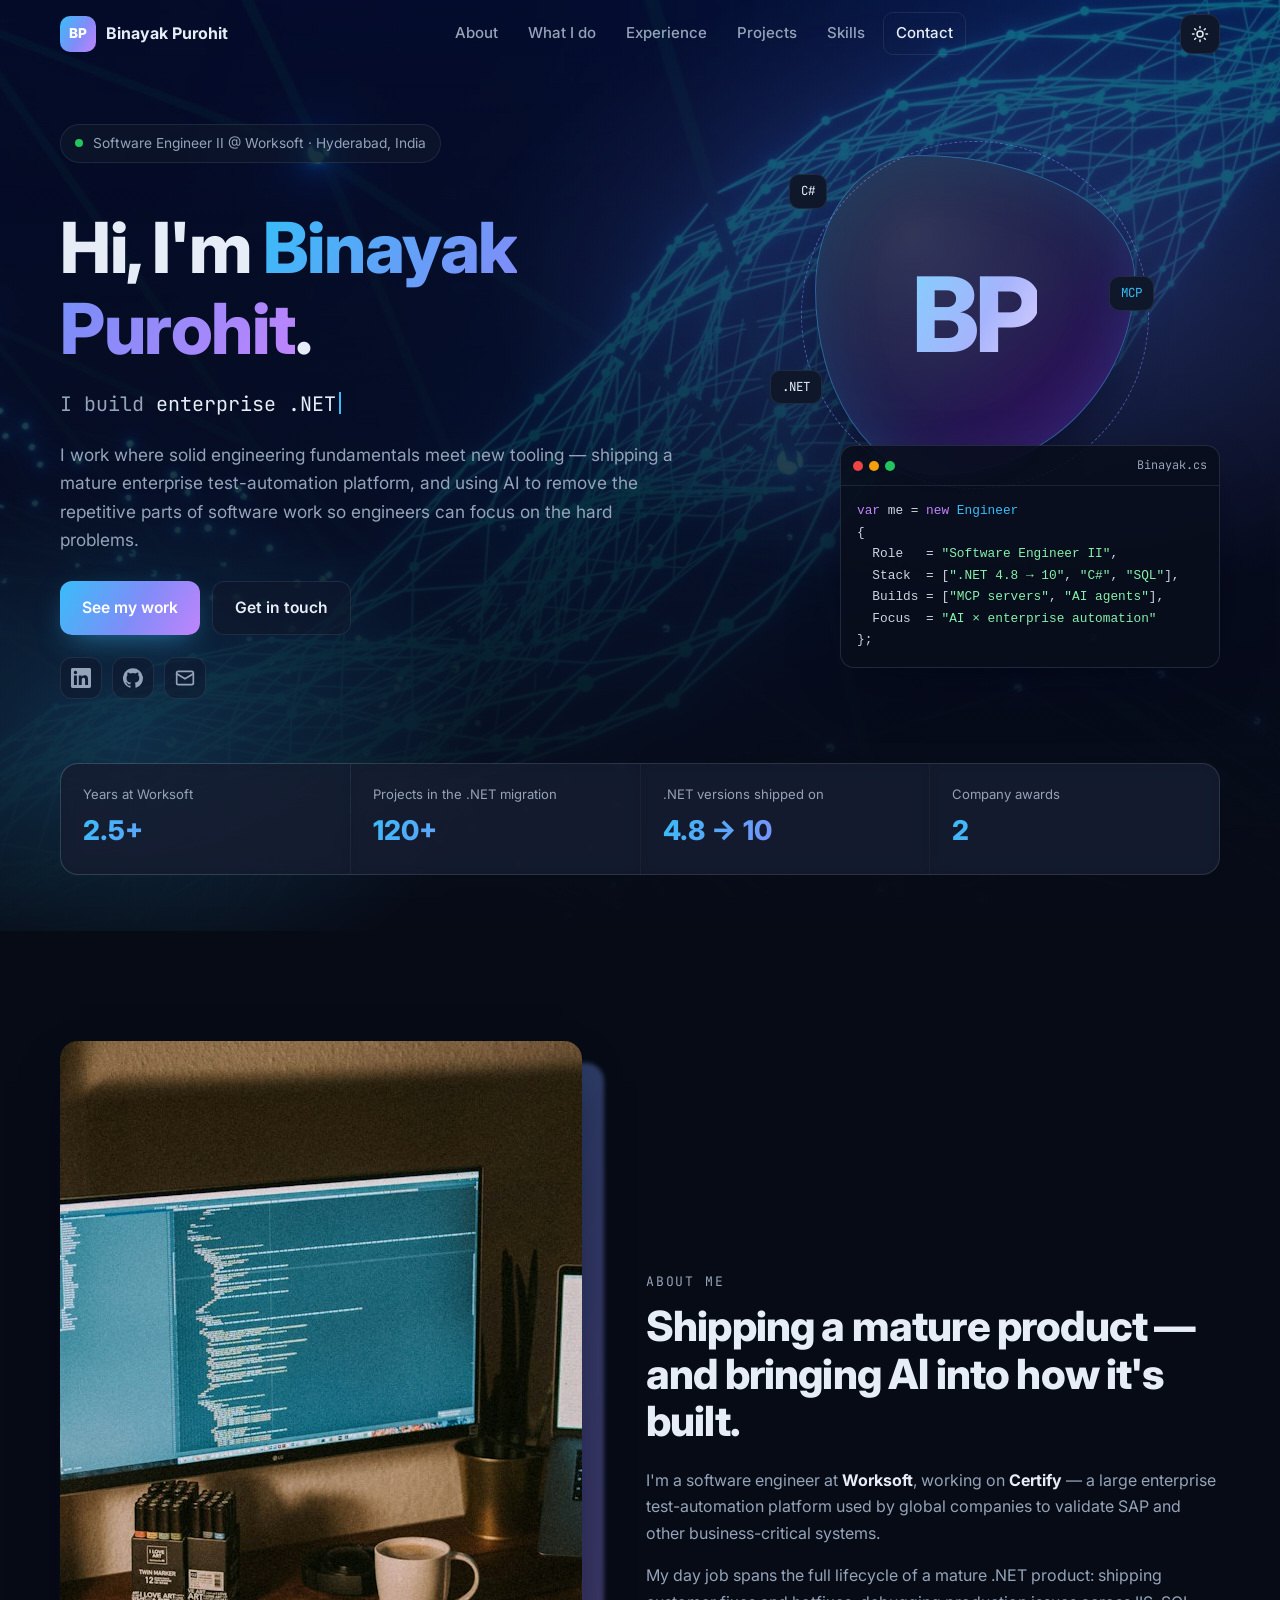
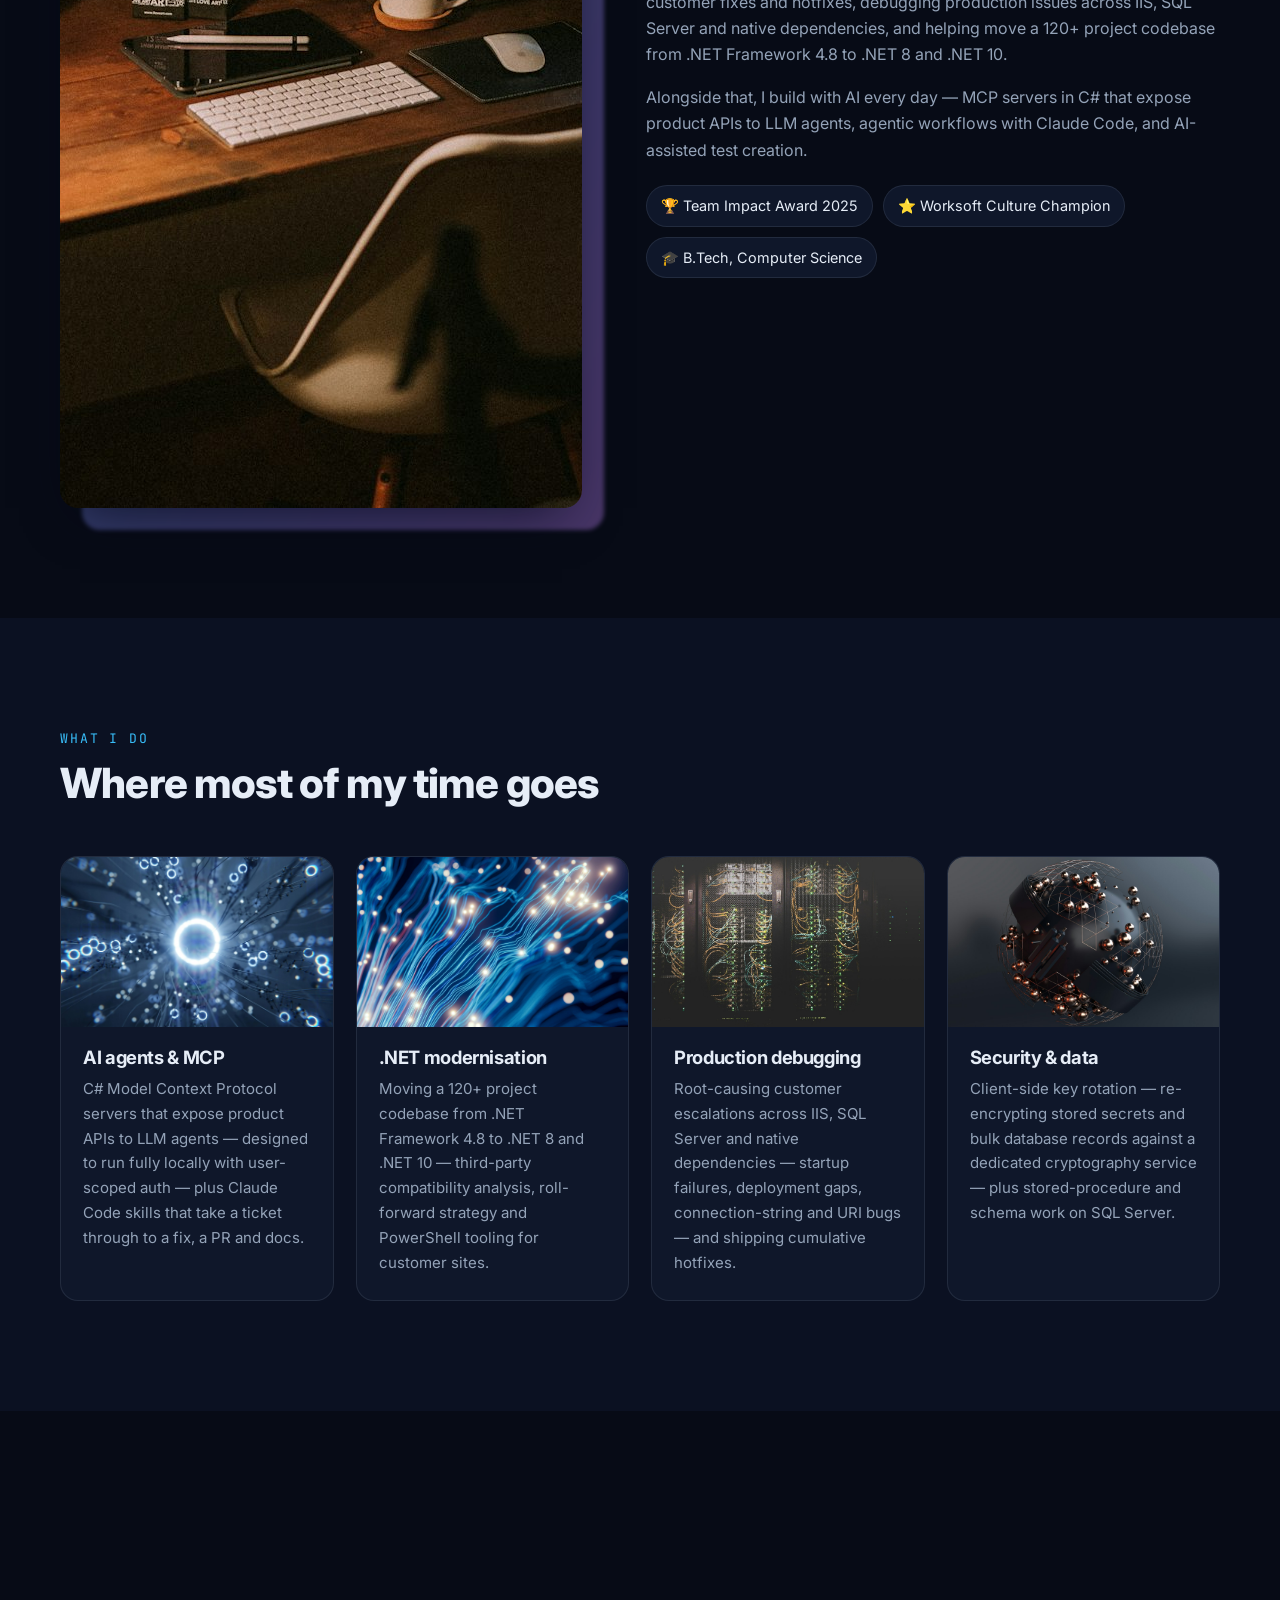
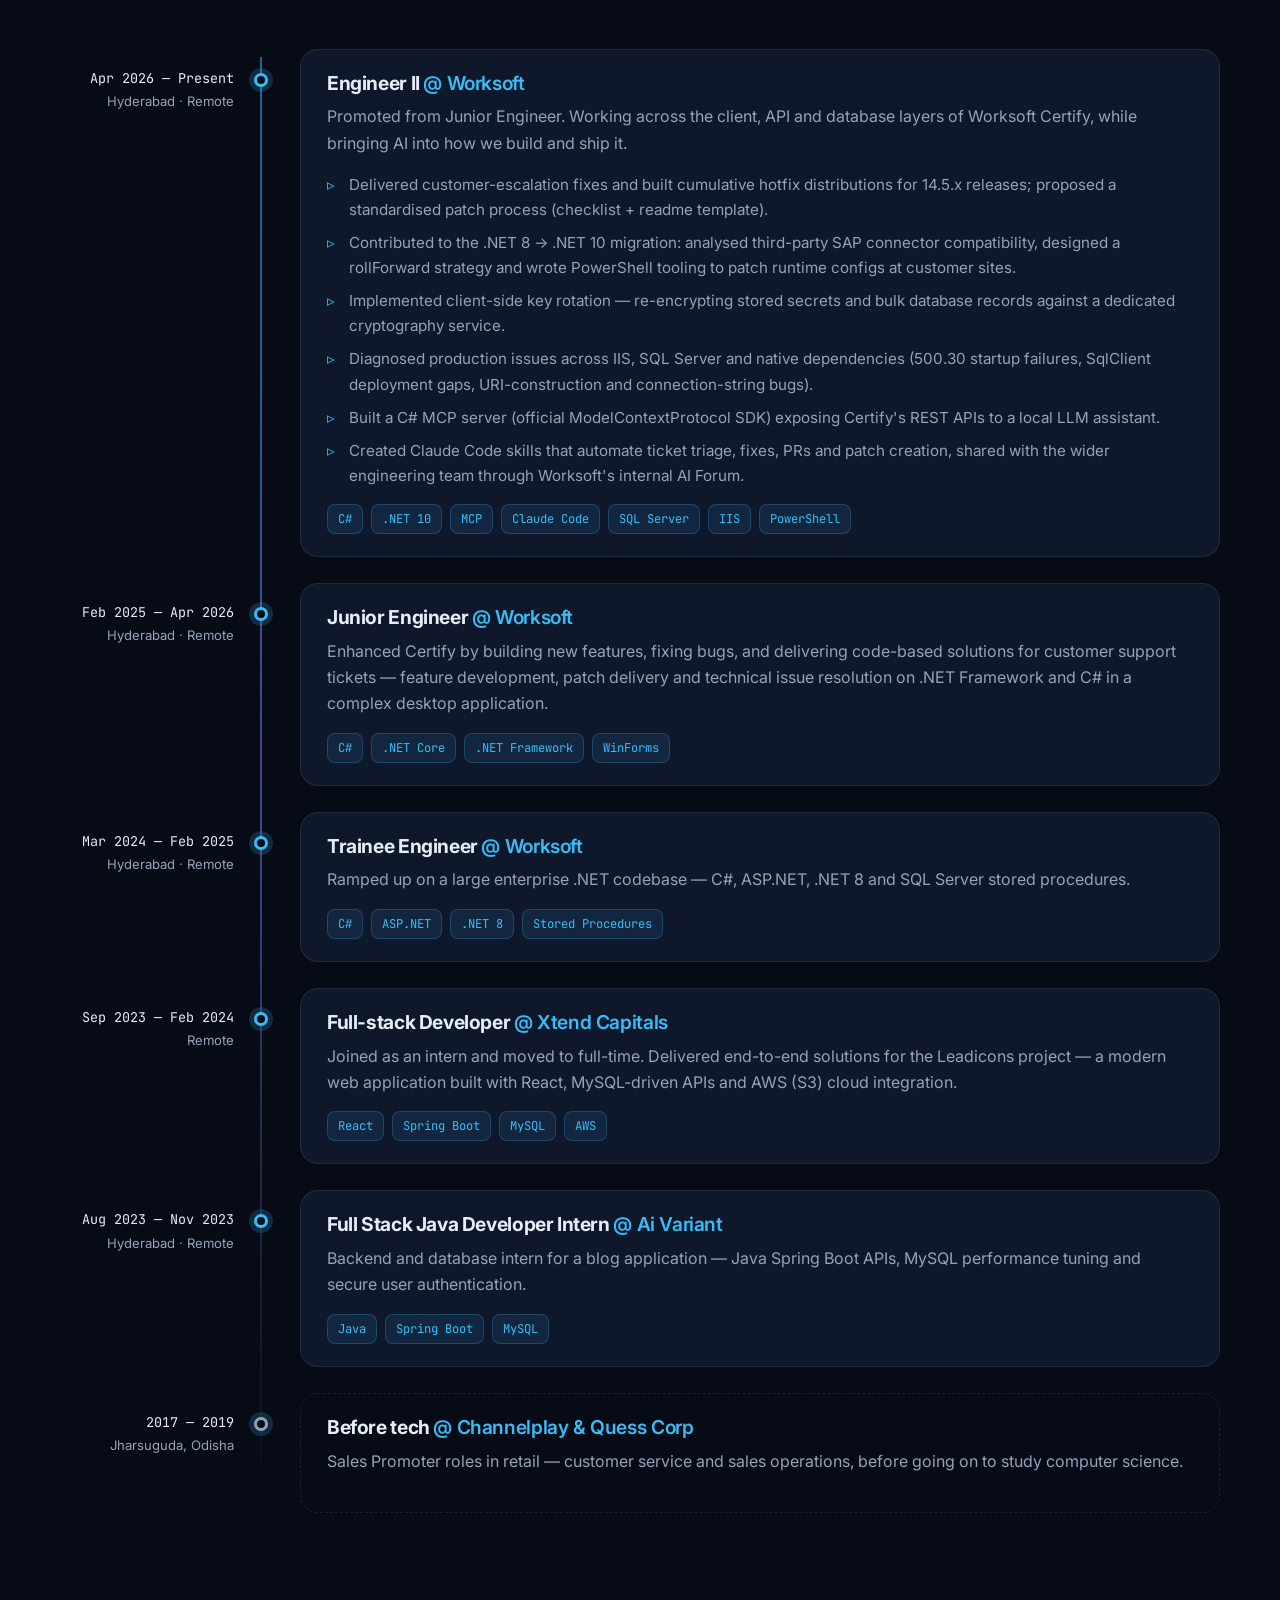
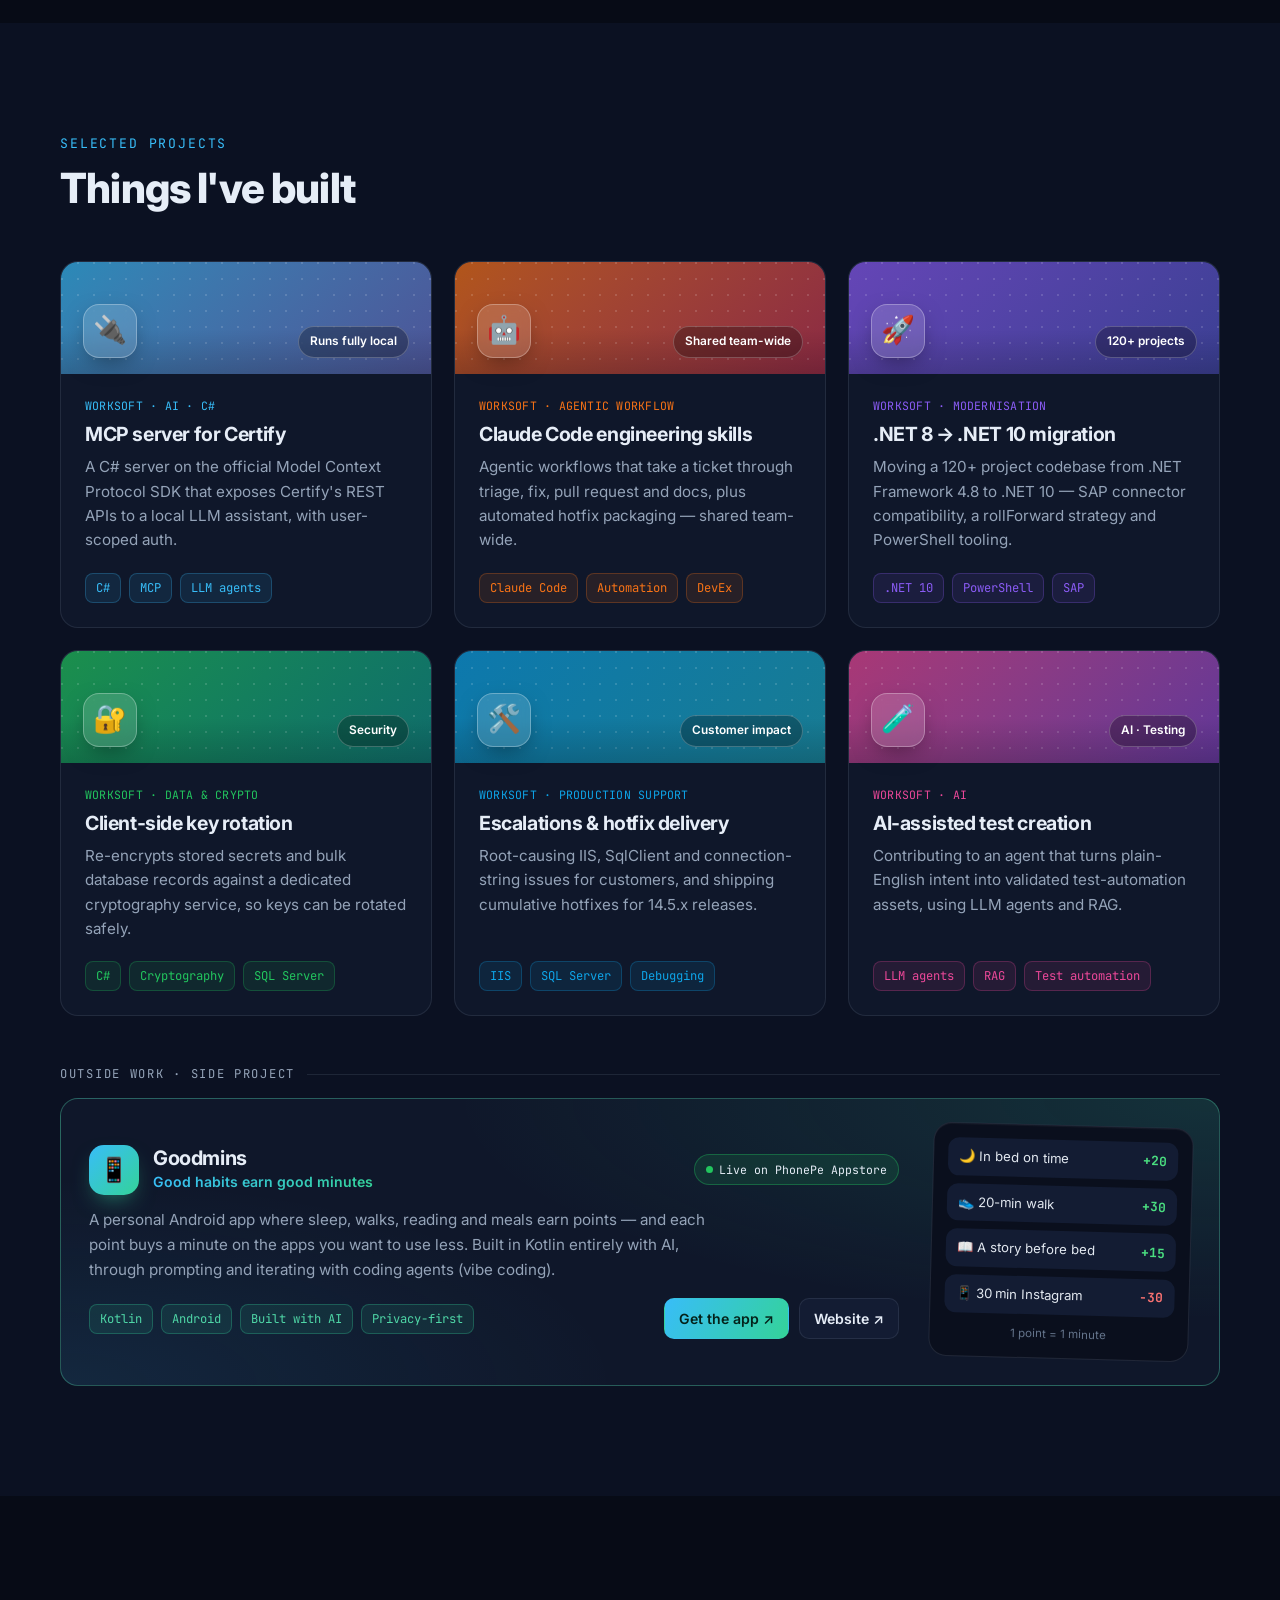
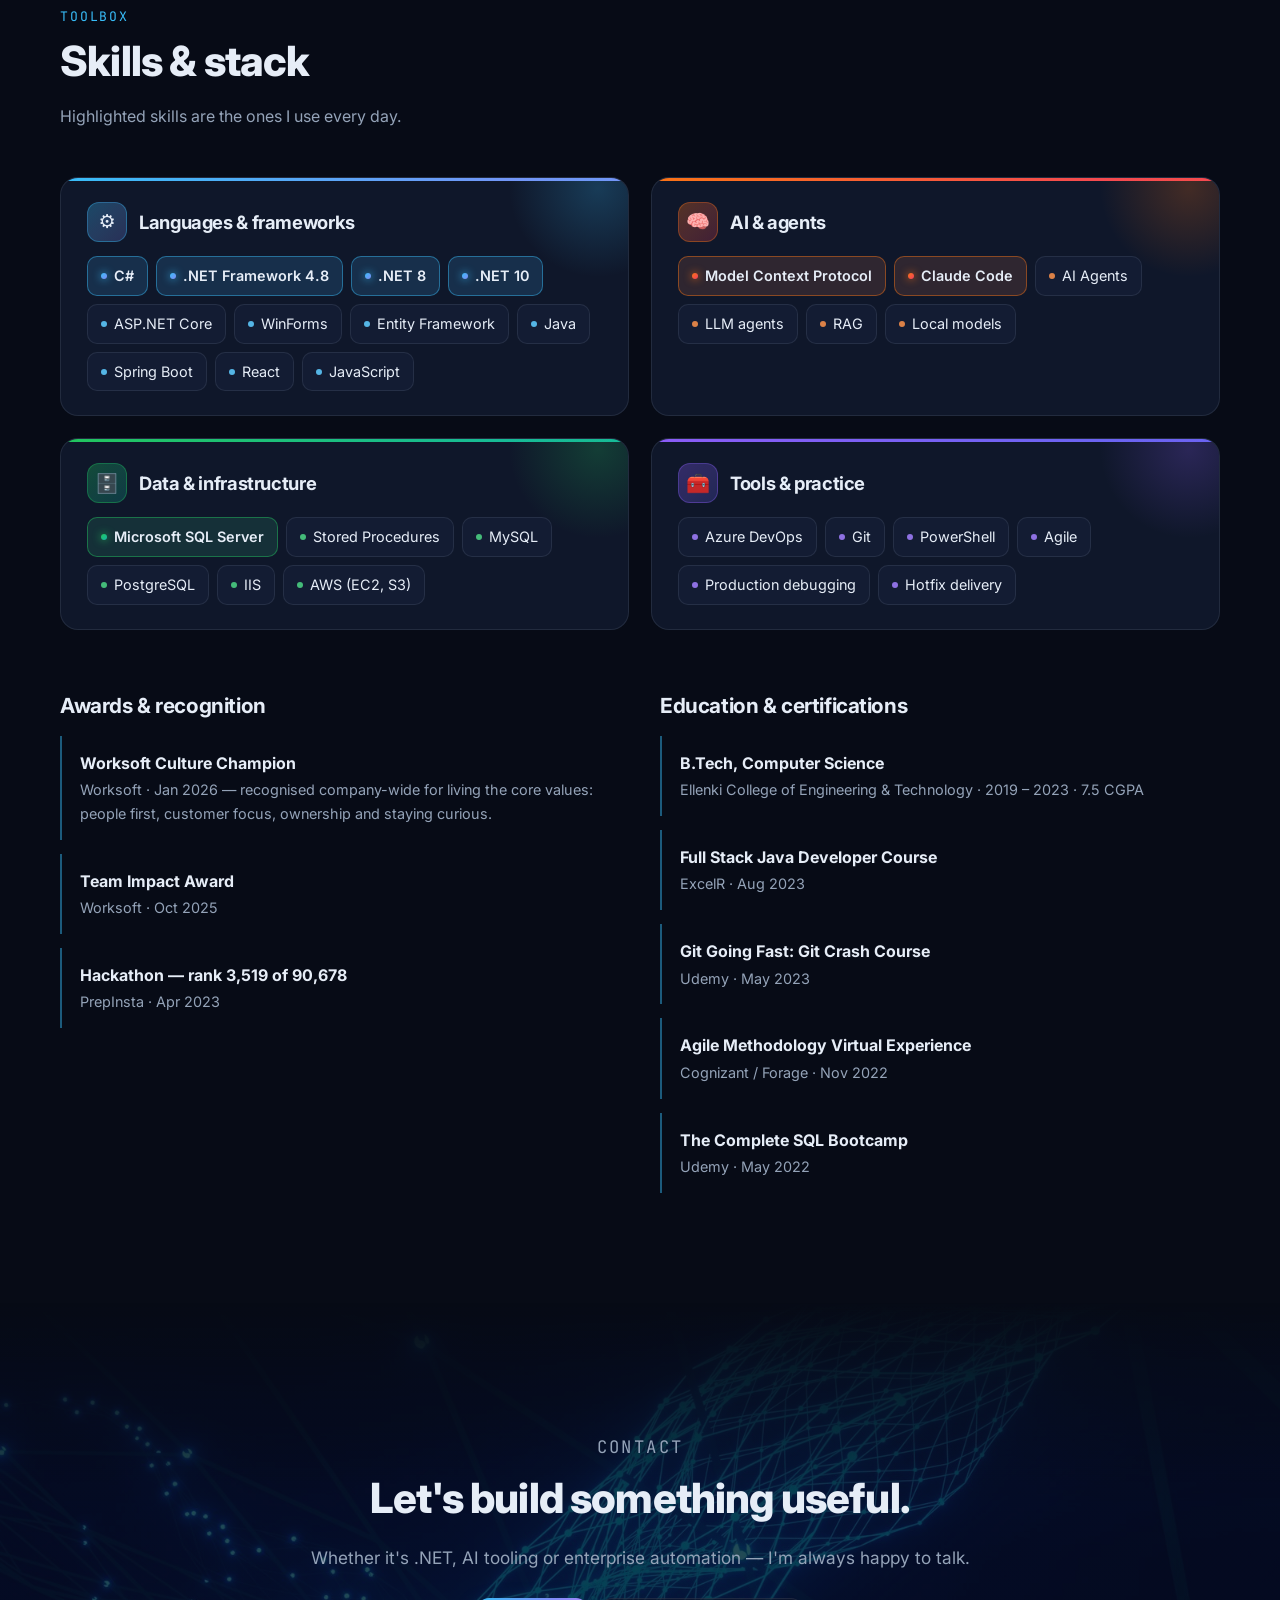
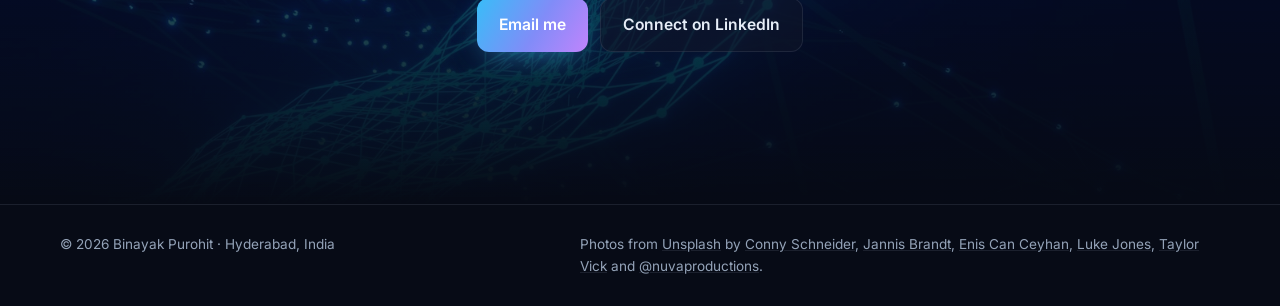
<file: index.html>
<!DOCTYPE html>
<html lang="en">
<head>
  <meta charset="utf-8">
  <meta name="viewport" content="width=device-width, initial-scale=1">
  <title>Binayak Purohit · Software Engineer</title>
  <meta name="description" content="Binayak Purohit — Software Engineer II at Worksoft. .NET (4.8 → 10), C#, AI agents and Model Context Protocol. Building AI into enterprise automation.">
  <meta name="theme-color" content="#070b16">
  <meta name="google-site-verification" content="hqnTCLdIvUIhX-21rxp1dbKADxFzVErIx6A2fZSbDo8" />
  <meta property="og:title" content="Binayak Purohit · Software Engineer">
  <meta property="og:description" content=".NET · C# · AI Agents & MCP — building AI into enterprise automation.">
  <meta property="og:image" content="https://binayakpurohit.github.io/assets/img/hero-network.jpg">
  <meta property="og:url" content="https://binayakpurohit.github.io/">
  <meta name="twitter:card" content="summary_large_image">
  <link rel="icon" href="data:image/svg+xml,<svg xmlns='http://www.w3.org/2000/svg' viewBox='0 0 64 64'><rect width='64' height='64' rx='14' fill='%23070b16'/><text x='32' y='42' font-family='Arial' font-weight='700' font-size='26' text-anchor='middle' fill='%2338bdf8'>BP</text></svg>">
  <link rel="preconnect" href="https://fonts.googleapis.com">
  <link rel="preconnect" href="https://fonts.gstatic.com" crossorigin>
  <link href="https://fonts.googleapis.com/css2?family=Inter:wght@400;500;600;700;800&family=JetBrains+Mono:wght@400;500&display=swap" rel="stylesheet">
  <link rel="stylesheet" href="assets/css/styles.css?v=20261117d">
  <script>try{var t=localStorage.getItem('theme');if(t)document.documentElement.dataset.theme=t;}catch(e){}</script>
</head>
<body>
  <a class="skip" href="#main">Skip to content</a>

  <header class="nav" id="nav">
    <div class="container nav__inner">
      <a href="#top" class="nav__brand" aria-label="Home"><span class="nav__logo">BP</span><span>Binayak Purohit</span></a>
      <nav class="nav__links" id="navLinks" aria-label="Primary">
        <a href="#about">About</a>
        <a href="#work">What I do</a>
        <a href="#experience">Experience</a>
        <a href="#projects">Projects</a>
        <a href="#skills">Skills</a>
        <a href="#contact" class="nav__cta">Contact</a>
      </nav>
      <div class="nav__actions">
        <button class="icon-btn" id="themeToggle" aria-label="Toggle colour theme">
          <svg class="i-sun" viewBox="0 0 24 24" width="18" height="18" fill="none" stroke="currentColor" stroke-width="2" stroke-linecap="round"><circle cx="12" cy="12" r="4"/><path d="M12 2v2M12 20v2M4.9 4.9l1.4 1.4M17.7 17.7l1.4 1.4M2 12h2M20 12h2M4.9 19.1l1.4-1.4M17.7 6.3l1.4-1.4"/></svg>
          <svg class="i-moon" viewBox="0 0 24 24" width="18" height="18" fill="none" stroke="currentColor" stroke-width="2" stroke-linecap="round"><path d="M21 12.8A9 9 0 1 1 11.2 3a7 7 0 0 0 9.8 9.8z"/></svg>
        </button>
        <button class="icon-btn nav__burger" id="burger" aria-label="Open menu" aria-expanded="false" aria-controls="navLinks">
          <span></span><span></span><span></span>
        </button>
      </div>
    </div>
  </header>

  <main id="main">
    <!-- HERO -->
    <section class="hero" id="top">
      <div class="hero__bg" aria-hidden="true"></div>
      <div class="container hero__inner">
        <div class="hero__text rise">
          <p class="eyebrow"><span class="dot"></span> Software Engineer II @ Worksoft · Hyderabad, India</p>
          <h1>Hi, I'm <span class="grad">Binayak Purohit</span>.</h1>
          <p class="hero__role">I build <span class="typed" id="typed">enterprise .NET software</span><span class="caret" aria-hidden="true"></span></p>
          <p class="hero__lead">I work where solid engineering fundamentals meet new tooling — shipping a mature enterprise test-automation platform, and using AI to remove the repetitive parts of software work so engineers can focus on the hard problems.</p>
          <div class="hero__cta">
            <a href="#projects" class="btn btn--primary">See my work</a>
            <a href="#contact" class="btn btn--ghost">Get in touch</a>
          </div>
          <ul class="socials" aria-label="Social links">
            <li><a href="https://www.linkedin.com/in/binayak-purohit/" target="_blank" rel="noopener" aria-label="LinkedIn"><svg viewBox="0 0 24 24" width="20" height="20" fill="currentColor"><path d="M20.45 20.45h-3.55v-5.57c0-1.33-.03-3.04-1.85-3.04-1.85 0-2.14 1.45-2.14 2.94v5.67H9.36V9h3.41v1.56h.05c.48-.9 1.64-1.85 3.37-1.85 3.6 0 4.27 2.37 4.27 5.46v6.28zM5.34 7.43a2.06 2.06 0 1 1 0-4.12 2.06 2.06 0 0 1 0 4.12zM7.12 20.45H3.56V9h3.56v11.45zM22.22 0H1.77C.79 0 0 .77 0 1.73v20.54C0 23.23.79 24 1.77 24h20.45c.98 0 1.78-.77 1.78-1.73V1.73C24 .77 23.2 0 22.22 0z"/></svg></a></li>
            <li><a href="https://github.com/binayakpurohit" target="_blank" rel="noopener" aria-label="GitHub"><svg viewBox="0 0 24 24" width="20" height="20" fill="currentColor"><path d="M12 .3a12 12 0 0 0-3.8 23.4c.6.1.8-.3.8-.6v-2c-3.3.7-4-1.6-4-1.6-.6-1.4-1.4-1.8-1.4-1.8-1-.7.1-.7.1-.7 1.2.1 1.8 1.2 1.8 1.2 1 1.8 2.8 1.3 3.5 1 0-.8.4-1.3.7-1.6-2.7-.3-5.5-1.3-5.5-6 0-1.2.5-2.3 1.3-3.1-.2-.4-.6-1.6 0-3.2 0 0 1-.3 3.4 1.2a11.5 11.5 0 0 1 6 0c2.3-1.5 3.3-1.2 3.3-1.2.6 1.6.2 2.8 0 3.2.9.8 1.3 1.9 1.3 3.2 0 4.6-2.8 5.6-5.5 5.9.5.4.9 1 .9 2.2v3.3c0 .3.1.7.8.6A12 12 0 0 0 12 .3"/></svg></a></li>
            <li><a href="mailto:binayakpurohit007@gmail.com" aria-label="Email"><svg viewBox="0 0 24 24" width="20" height="20" fill="none" stroke="currentColor" stroke-width="2" stroke-linecap="round" stroke-linejoin="round"><rect x="2" y="4" width="20" height="16" rx="2"/><path d="m22 7-10 6L2 7"/></svg></a></li>
          </ul>
        </div>

        <div class="hero__visual rise rise--d1">
          <div class="portrait" aria-hidden="true">
            <div class="monogram"><span>BP</span></div>
            <span class="portrait__ring"></span>
            <span class="orbit orbit--1">C#</span>
            <span class="orbit orbit--2">MCP</span>
            <span class="orbit orbit--3">.NET</span>
          </div>
          <div class="terminal" aria-hidden="true">
            <div class="terminal__bar"><span></span><span></span><span></span><em>Binayak.cs</em></div>
<pre><code><span class="k">var</span> me = <span class="k">new</span> <span class="t">Engineer</span>
{
  Role   = <span class="s">"Software Engineer II"</span>,
  Stack  = [<span class="s">".NET 4.8 → 10"</span>, <span class="s">"C#"</span>, <span class="s">"SQL"</span>],
  Builds = [<span class="s">"MCP servers"</span>, <span class="s">"AI agents"</span>],
  Focus  = <span class="s">"AI × enterprise automation"</span>
};</code></pre>
          </div>
        </div>
      </div>

      <div class="container">
        <dl class="stats rise rise--d2">
          <div><dt>Years at Worksoft</dt><dd><span data-count="2.5" data-decimals="1">2.5</span>+</dd></div>
          <div><dt>Projects in the .NET migration</dt><dd><span data-count="120">120</span>+</dd></div>
          <div><dt>.NET versions shipped on</dt><dd>4.8 → 10</dd></div>
          <div><dt>Company awards</dt><dd><span data-count="2">2</span></dd></div>
        </dl>
      </div>
    </section>

    <!-- ABOUT -->
    <section class="section" id="about">
      <div class="container about">
        <figure class="about__media reveal">
          <img src="assets/img/about-workspace.jpg" alt="Developer desk at night with two monitors, a laptop and a desk lamp" loading="lazy" width="1600" height="1067">
        </figure>
        <div class="about__text reveal">
          <p class="kicker">About me</p>
          <h2>Shipping a mature product — and bringing AI into how it's built.</h2>
          <p>I'm a software engineer at <strong>Worksoft</strong>, working on <strong>Certify</strong> — a large enterprise test-automation platform used by global companies to validate SAP and other business-critical systems.</p>
          <p>My day job spans the full lifecycle of a mature .NET product: shipping customer fixes and hotfixes, debugging production issues across IIS, SQL Server and native dependencies, and helping move a 120+ project codebase from .NET Framework 4.8 to .NET 8 and .NET 10.</p>
          <p>Alongside that, I build with AI every day — MCP servers in C# that expose product APIs to LLM agents, agentic workflows with Claude Code, and AI-assisted test creation.</p>
          <ul class="chips">
            <li>🏆 Team Impact Award 2025</li>
            <li>⭐ Worksoft Culture Champion</li>
            <li>🎓 B.Tech, Computer Science</li>
          </ul>
        </div>
      </div>
    </section>

    <!-- WHAT I DO -->
    <section class="section section--alt" id="work">
      <div class="container">
        <header class="section__head reveal">
          <p class="kicker">What I do</p>
          <h2>Where most of my time goes</h2>
        </header>
        <div class="cards">
          <article class="card reveal">
            <div class="card__img"><img src="assets/img/ai-core.jpg" alt="Abstract glowing network core" loading="lazy"></div>
            <div class="card__body">
              <h3>AI agents &amp; MCP</h3>
              <p>C# Model Context Protocol servers that expose product APIs to LLM agents — designed to run fully locally with user-scoped auth — plus Claude Code skills that take a ticket through to a fix, a PR and docs.</p>
            </div>
          </article>
          <article class="card reveal">
            <div class="card__img"><img src="assets/img/dotnet-circuit.jpg" alt="Close-up of a circuit board" loading="lazy"></div>
            <div class="card__body">
              <h3>.NET modernisation</h3>
              <p>Moving a 120+ project codebase from .NET Framework 4.8 to .NET 8 and .NET 10 — third-party compatibility analysis, roll-forward strategy and PowerShell tooling for customer sites.</p>
            </div>
          </article>
          <article class="card reveal">
            <div class="card__img"><img src="assets/img/infra-cables.jpg" alt="Network cables plugged into a server switch" loading="lazy"></div>
            <div class="card__body">
              <h3>Production debugging</h3>
              <p>Root-causing customer escalations across IIS, SQL Server and native dependencies — startup failures, deployment gaps, connection-string and URI bugs — and shipping cumulative hotfixes.</p>
            </div>
          </article>
          <article class="card reveal">
            <div class="card__img"><img src="assets/img/crypto-sphere.jpg" alt="Dark sphere wrapped in a copper wireframe" loading="lazy"></div>
            <div class="card__body">
              <h3>Security &amp; data</h3>
              <p>Client-side key rotation — re-encrypting stored secrets and bulk database records against a dedicated cryptography service — plus stored-procedure and schema work on SQL Server.</p>
            </div>
          </article>
        </div>
      </div>
    </section>

    <!-- EXPERIENCE -->
    <section class="section" id="experience">
      <div class="container">
        <header class="section__head reveal">
          <p class="kicker">Experience</p>
          <h2>Where I've worked</h2>
        </header>

        <ol class="timeline">
          <li class="tl reveal">
            <div class="tl__meta"><span class="tl__date">Apr 2026 — Present</span><span class="tl__place">Hyderabad · Remote</span></div>
            <div class="tl__card">
              <h3>Engineer II <span class="at">@ Worksoft</span></h3>
              <p class="tl__sub">Promoted from Junior Engineer. Working across the client, API and database layers of Worksoft Certify, while bringing AI into how we build and ship it.</p>
              <ul class="bullets">
                <li>Delivered customer-escalation fixes and built cumulative hotfix distributions for 14.5.x releases; proposed a standardised patch process (checklist + readme template).</li>
                <li>Contributed to the .NET 8 → .NET 10 migration: analysed third-party SAP connector compatibility, designed a rollForward strategy and wrote PowerShell tooling to patch runtime configs at customer sites.</li>
                <li>Implemented client-side key rotation — re-encrypting stored secrets and bulk database records against a dedicated cryptography service.</li>
                <li>Diagnosed production issues across IIS, SQL Server and native dependencies (500.30 startup failures, SqlClient deployment gaps, URI-construction and connection-string bugs).</li>
                <li>Built a C# MCP server (official ModelContextProtocol SDK) exposing Certify's REST APIs to a local LLM assistant.</li>
                <li>Created Claude Code skills that automate ticket triage, fixes, PRs and patch creation, shared with the wider engineering team through Worksoft's internal AI Forum.</li>
              </ul>
              <ul class="tags"><li>C#</li><li>.NET 10</li><li>MCP</li><li>Claude Code</li><li>SQL Server</li><li>IIS</li><li>PowerShell</li></ul>
            </div>
          </li>
          <li class="tl reveal">
            <div class="tl__meta"><span class="tl__date">Feb 2025 — Apr 2026</span><span class="tl__place">Hyderabad · Remote</span></div>
            <div class="tl__card">
              <h3>Junior Engineer <span class="at">@ Worksoft</span></h3>
              <p class="tl__sub">Enhanced Certify by building new features, fixing bugs, and delivering code-based solutions for customer support tickets — feature development, patch delivery and technical issue resolution on .NET Framework and C# in a complex desktop application.</p>
              <ul class="tags"><li>C#</li><li>.NET Core</li><li>.NET Framework</li><li>WinForms</li></ul>
            </div>
          </li>
          <li class="tl reveal">
            <div class="tl__meta"><span class="tl__date">Mar 2024 — Feb 2025</span><span class="tl__place">Hyderabad · Remote</span></div>
            <div class="tl__card">
              <h3>Trainee Engineer <span class="at">@ Worksoft</span></h3>
              <p class="tl__sub">Ramped up on a large enterprise .NET codebase — C#, ASP.NET, .NET 8 and SQL Server stored procedures.</p>
              <ul class="tags"><li>C#</li><li>ASP.NET</li><li>.NET 8</li><li>Stored Procedures</li></ul>
            </div>
          </li>
          <li class="tl reveal">
            <div class="tl__meta"><span class="tl__date">Sep 2023 — Feb 2024</span><span class="tl__place">Remote</span></div>
            <div class="tl__card">
              <h3>Full-stack Developer <span class="at">@ Xtend Capitals</span></h3>
              <p class="tl__sub">Joined as an intern and moved to full-time. Delivered end-to-end solutions for the Leadicons project — a modern web application built with React, MySQL-driven APIs and AWS (S3) cloud integration.</p>
              <ul class="tags"><li>React</li><li>Spring Boot</li><li>MySQL</li><li>AWS</li></ul>
            </div>
          </li>
          <li class="tl reveal">
            <div class="tl__meta"><span class="tl__date">Aug 2023 — Nov 2023</span><span class="tl__place">Hyderabad · Remote</span></div>
            <div class="tl__card">
              <h3>Full Stack Java Developer Intern <span class="at">@ Ai Variant</span></h3>
              <p class="tl__sub">Backend and database intern for a blog application — Java Spring Boot APIs, MySQL performance tuning and secure user authentication.</p>
              <ul class="tags"><li>Java</li><li>Spring Boot</li><li>MySQL</li></ul>
            </div>
          </li>
          <li class="tl tl--muted reveal">
            <div class="tl__meta"><span class="tl__date">2017 — 2019</span><span class="tl__place">Jharsuguda, Odisha</span></div>
            <div class="tl__card">
              <h3>Before tech <span class="at">@ Channelplay &amp; Quess Corp</span></h3>
              <p class="tl__sub">Sales Promoter roles in retail — customer service and sales operations, before going on to study computer science.</p>
            </div>
          </li>
        </ol>
      </div>
    </section>

    <!-- PROJECTS -->
    <section class="section section--alt" id="projects">
      <div class="container">
        <header class="section__head reveal">
          <p class="kicker">Selected projects</p>
          <h2>Things I've built</h2>
        </header>
        <div class="projects">
          <article class="project reveal" style="--c1:#38bdf8;--c2:#818cf8">
            <div class="project__banner"><span class="project__icon" aria-hidden="true">🔌</span><span class="project__badge">Runs fully local</span></div>
            <div class="project__body">
              <p class="project__tag">Worksoft · AI · C#</p>
              <h3>MCP server for Certify</h3>
              <p class="project__desc">A C# server on the official Model Context Protocol SDK that exposes Certify's REST APIs to a local LLM assistant, with user-scoped auth.</p>
              <ul class="tags"><li>C#</li><li>MCP</li><li>LLM agents</li></ul>
            </div>
          </article>
          <article class="project reveal" style="--c1:#f97316;--c2:#f43f5e">
            <div class="project__banner"><span class="project__icon" aria-hidden="true">🤖</span><span class="project__badge">Shared team-wide</span></div>
            <div class="project__body">
              <p class="project__tag">Worksoft · Agentic workflow</p>
              <h3>Claude Code engineering skills</h3>
              <p class="project__desc">Agentic workflows that take a ticket through triage, fix, pull request and docs, plus automated hotfix packaging — shared team-wide.</p>
              <ul class="tags"><li>Claude Code</li><li>Automation</li><li>DevEx</li></ul>
            </div>
          </article>
          <article class="project reveal" style="--c1:#8b5cf6;--c2:#6366f1">
            <div class="project__banner"><span class="project__icon" aria-hidden="true">🚀</span><span class="project__badge">120+ projects</span></div>
            <div class="project__body">
              <p class="project__tag">Worksoft · Modernisation</p>
              <h3>.NET 8 → .NET 10 migration</h3>
              <p class="project__desc">Moving a 120+ project codebase from .NET Framework 4.8 to .NET 10 — SAP connector compatibility, a rollForward strategy and PowerShell tooling.</p>
              <ul class="tags"><li>.NET 10</li><li>PowerShell</li><li>SAP</li></ul>
            </div>
          </article>
          <article class="project reveal" style="--c1:#22c55e;--c2:#14b8a6">
            <div class="project__banner"><span class="project__icon" aria-hidden="true">🔐</span><span class="project__badge">Security</span></div>
            <div class="project__body">
              <p class="project__tag">Worksoft · Data &amp; crypto</p>
              <h3>Client-side key rotation</h3>
              <p class="project__desc">Re-encrypts stored secrets and bulk database records against a dedicated cryptography service, so keys can be rotated safely.</p>
              <ul class="tags"><li>C#</li><li>Cryptography</li><li>SQL Server</li></ul>
            </div>
          </article>
          <article class="project reveal" style="--c1:#0ea5e9;--c2:#22d3ee">
            <div class="project__banner"><span class="project__icon" aria-hidden="true">🛠️</span><span class="project__badge">Customer impact</span></div>
            <div class="project__body">
              <p class="project__tag">Worksoft · Production support</p>
              <h3>Escalations &amp; hotfix delivery</h3>
              <p class="project__desc">Root-causing IIS, SqlClient and connection-string issues for customers, and shipping cumulative hotfixes for 14.5.x releases.</p>
              <ul class="tags"><li>IIS</li><li>SQL Server</li><li>Debugging</li></ul>
            </div>
          </article>
          <article class="project reveal" style="--c1:#ec4899;--c2:#a855f7">
            <div class="project__banner"><span class="project__icon" aria-hidden="true">🧪</span><span class="project__badge">AI · Testing</span></div>
            <div class="project__body">
              <p class="project__tag">Worksoft · AI</p>
              <h3>AI-assisted test creation</h3>
              <p class="project__desc">Contributing to an agent that turns plain-English intent into validated test-automation assets, using LLM agents and RAG.</p>
              <ul class="tags"><li>LLM agents</li><li>RAG</li><li>Test automation</li></ul>
            </div>
          </article>
        </div>
        <div class="side reveal">
          <p class="side__label">Outside work · Side project</p>
          <article class="side__card">
            <div class="side__main">
              <div class="side__head">
                <span class="side__icon" aria-hidden="true">📱</span>
                <div>
                  <h3>Goodmins</h3>
                  <p class="side__tagline">Good habits earn good minutes</p>
                </div>
                <span class="side__live"><span class="live-dot" aria-hidden="true"></span>Live on PhonePe Appstore</span>
              </div>
              <p class="side__desc">A personal Android app where sleep, walks, reading and meals earn points — and each point buys a minute on the apps you want to use less. Built in Kotlin entirely with AI, through prompting and iterating with coding agents (vibe coding).</p>
              <div class="side__foot">
                <ul class="tags"><li>Kotlin</li><li>Android</li><li>Built with AI</li><li>Privacy-first</li></ul>
                <div class="side__links">
                  <a class="side__btn side__btn--solid" href="https://www.phonepeappstore.com/apps/productivity/goodmins/app.goodmins/" target="_blank" rel="noopener">Get the app ↗</a>
                  <a class="side__btn" href="https://goodmins.github.io/" target="_blank" rel="noopener">Website ↗</a>
                </div>
              </div>
            </div>
            <ul class="side__demo" aria-label="Example points">
              <li><span>🌙 In bed on time</span><b class="plus">+20</b></li>
              <li><span>👟 20-min walk</span><b class="plus">+30</b></li>
              <li><span>📖 A story before bed</span><b class="plus">+15</b></li>
              <li><span>📱 30 min Instagram</span><b class="minus">−30</b></li>
              <li class="side__rule">1 point = 1 minute</li>
            </ul>
          </article>
        </div>
      </div>
    </section>

    <!-- SKILLS -->
    <section class="section" id="skills">
      <div class="container">
        <header class="section__head reveal">
          <p class="kicker">Toolbox</p>
          <h2>Skills &amp; stack</h2>
          <p class="section__sub">Highlighted skills are the ones I use every day.</p>
        </header>
        <div class="skills">
          <div class="skillset reveal" style="--c1:#38bdf8;--c2:#818cf8">
            <div class="skillset__head"><span class="skillset__icon" aria-hidden="true">⚙️</span><h3>Languages &amp; frameworks</h3></div>
            <ul class="pills"><li class="core">C#</li><li class="core">.NET Framework 4.8</li><li class="core">.NET 8</li><li class="core">.NET 10</li><li>ASP.NET Core</li><li>WinForms</li><li>Entity Framework</li><li>Java</li><li>Spring Boot</li><li>React</li><li>JavaScript</li></ul>
          </div>
          <div class="skillset reveal" style="--c1:#f97316;--c2:#f43f5e">
            <div class="skillset__head"><span class="skillset__icon" aria-hidden="true">🧠</span><h3>AI &amp; agents</h3></div>
            <ul class="pills"><li class="core">Model Context Protocol</li><li class="core">Claude Code</li><li>AI Agents</li><li>LLM agents</li><li>RAG</li><li>Local models</li></ul>
          </div>
          <div class="skillset reveal" style="--c1:#22c55e;--c2:#14b8a6">
            <div class="skillset__head"><span class="skillset__icon" aria-hidden="true">🗄️</span><h3>Data &amp; infrastructure</h3></div>
            <ul class="pills"><li class="core">Microsoft SQL Server</li><li>Stored Procedures</li><li>MySQL</li><li>PostgreSQL</li><li>IIS</li><li>AWS (EC2, S3)</li></ul>
          </div>
          <div class="skillset reveal" style="--c1:#8b5cf6;--c2:#6366f1">
            <div class="skillset__head"><span class="skillset__icon" aria-hidden="true">🧰</span><h3>Tools &amp; practice</h3></div>
            <ul class="pills"><li>Azure DevOps</li><li>Git</li><li>PowerShell</li><li>Agile</li><li>Production debugging</li><li>Hotfix delivery</li></ul>
          </div>
        </div>

        <div class="split">
          <div class="reveal">
            <h3 class="mini-head">Awards &amp; recognition</h3>
            <ul class="list">
              <li><strong>Worksoft Culture Champion</strong><span>Worksoft · Jan 2026 — recognised company-wide for living the core values: people first, customer focus, ownership and staying curious.</span></li>
              <li><strong>Team Impact Award</strong><span>Worksoft · Oct 2025</span></li>
              <li><strong>Hackathon — rank 3,519 of 90,678</strong><span>PrepInsta · Apr 2023</span></li>
            </ul>
          </div>
          <div class="reveal">
            <h3 class="mini-head">Education &amp; certifications</h3>
            <ul class="list">
              <li><strong>B.Tech, Computer Science</strong><span>Ellenki College of Engineering &amp; Technology · 2019 – 2023 · 7.5 CGPA</span></li>
              <li><strong>Full Stack Java Developer Course</strong><span>ExcelR · Aug 2023</span></li>
              <li><strong>Git Going Fast: Git Crash Course</strong><span>Udemy · May 2023</span></li>
              <li><strong>Agile Methodology Virtual Experience</strong><span>Cognizant / Forage · Nov 2022</span></li>
              <li><strong>The Complete SQL Bootcamp</strong><span>Udemy · May 2022</span></li>
            </ul>
          </div>
        </div>
      </div>
    </section>

    <!-- CONTACT -->
    <section class="section contact" id="contact">
      <div class="contact__bg" aria-hidden="true"></div>
      <div class="container contact__inner reveal">
        <p class="kicker">Contact</p>
        <h2>Let's build something useful.</h2>
        <p>Whether it's .NET, AI tooling or enterprise automation — I'm always happy to talk.</p>
        <div class="hero__cta hero__cta--center">
          <a class="btn btn--primary" href="mailto:binayakpurohit007@gmail.com">Email me</a>
          <a class="btn btn--ghost" href="https://www.linkedin.com/in/binayak-purohit/" target="_blank" rel="noopener">Connect on LinkedIn</a>
        </div>
      </div>
    </section>
  </main>

  <footer class="footer">
    <div class="container footer__inner">
      <p>© <span id="year">2026</span> Binayak Purohit · Hyderabad, India</p>
      <p class="credits">Photos from <a href="https://unsplash.com" target="_blank" rel="noopener">Unsplash</a> by
        <a href="https://unsplash.com/@choys_" target="_blank" rel="noopener">Conny Schneider</a>,
        <a href="https://unsplash.com/@jannisbrandt" target="_blank" rel="noopener">Jannis Brandt</a>,
        <a href="https://unsplash.com/@enisvisuals" target="_blank" rel="noopener">Enis Can Ceyhan</a>,
        <a href="https://unsplash.com/@lukejonesdesign" target="_blank" rel="noopener">Luke Jones</a>,
        <a href="https://unsplash.com/@tvick" target="_blank" rel="noopener">Taylor Vick</a> and
        <a href="https://unsplash.com/@nuvaproductions" target="_blank" rel="noopener">@nuvaproductions</a>.</p>
    </div>
  </footer>

  <script src="assets/js/main.js?v=20261117d" defer></script>
</body>
</html>
</file>
<file: assets/css/styles.css>
/* ---------- Tokens ---------- */
:root {
  --bg: #070b16;
  --bg-alt: #0b1122;
  --surface: #0f172a;
  --surface-2: #131c33;
  --border: rgba(148, 163, 184, .14);
  --text: #e6edf7;
  --muted: #94a3b8;
  --accent: #38bdf8;
  --accent-2: #818cf8;
  --accent-3: #22d3ee;
  --grad: linear-gradient(120deg, #38bdf8 0%, #818cf8 55%, #c084fc 100%);
  --shadow: 0 20px 50px -20px rgba(2, 6, 23, .8);
  --radius: 18px;
  --nav-h: 68px;
  --hero-overlay: linear-gradient(180deg, rgba(7,11,22,.55) 0%, rgba(7,11,22,.85) 60%, var(--bg) 100%);
  color-scheme: dark;
}
:root[data-theme="light"] {
  --bg: #f7f9fc;
  --bg-alt: #eef2f9;
  --surface: #ffffff;
  --surface-2: #f3f6fb;
  --border: rgba(15, 23, 42, .1);
  --text: #0f172a;
  --muted: #526077;
  --accent: #0284c7;
  --accent-2: #4f46e5;
  --accent-3: #0891b2;
  --grad: linear-gradient(120deg, #0284c7 0%, #4f46e5 55%, #9333ea 100%);
  --shadow: 0 20px 45px -25px rgba(15, 23, 42, .35);
  --hero-overlay: linear-gradient(180deg, rgba(247,249,252,.78) 0%, rgba(247,249,252,.92) 60%, var(--bg) 100%);
  color-scheme: light;
}

/* ---------- Base ---------- */
*, *::before, *::after { box-sizing: border-box; }
html { scroll-behavior: smooth; scroll-padding-top: calc(var(--nav-h) + 12px); }
body {
  margin: 0;
  font-family: "Inter", system-ui, -apple-system, "Segoe UI", Roboto, sans-serif;
  background: var(--bg);
  color: var(--text);
  line-height: 1.65;
  -webkit-font-smoothing: antialiased;
  overflow-x: hidden;
  transition: background .3s ease, color .3s ease;
}
img { max-width: 100%; display: block; }
a { color: var(--accent); text-decoration: none; }
a:hover { text-decoration: underline; }
h1, h2, h3 { line-height: 1.15; margin: 0 0 .5em; letter-spacing: -.02em; }
h2 { font-size: clamp(1.8rem, 3.6vw, 2.6rem); font-weight: 800; }
h3 { font-size: 1.15rem; font-weight: 700; }
p { margin: 0 0 1em; }
ul, ol { margin: 0; padding: 0; list-style: none; }
.container { width: min(1160px, 100% - 32px); margin-inline: auto; }
.skip { position: absolute; left: -999px; top: 8px; background: var(--accent); color: #000; padding: 8px 14px; border-radius: 8px; z-index: 100; }
.skip:focus { left: 8px; }
:focus-visible { outline: 2px solid var(--accent); outline-offset: 3px; border-radius: 6px; }
.grad { background: var(--grad); -webkit-background-clip: text; background-clip: text; color: transparent; }
.kicker { font-family: "JetBrains Mono", monospace; font-size: .82rem; text-transform: uppercase; letter-spacing: .14em; color: var(--accent); margin-bottom: .8em; }

/* ---------- Nav ---------- */
.nav {
  position: fixed; inset: 0 0 auto 0; height: var(--nav-h); z-index: 50;
  transition: background .3s ease, box-shadow .3s ease, border-color .3s ease;
  border-bottom: 1px solid transparent;
}
.nav.is-scrolled {
  background: color-mix(in srgb, var(--bg) 78%, transparent);
  backdrop-filter: saturate(160%) blur(14px);
  -webkit-backdrop-filter: saturate(160%) blur(14px);
  border-bottom-color: var(--border);
}
.nav__inner { height: 100%; display: flex; align-items: center; justify-content: space-between; gap: 16px; }
.nav__brand { display: flex; align-items: center; gap: 10px; color: var(--text); font-weight: 700; }
.nav__brand:hover { text-decoration: none; }
.nav__logo { display: grid; place-items: center; width: 36px; height: 36px; border-radius: 10px; background: var(--grad); color: #fff; font-size: .85rem; font-weight: 800; letter-spacing: .02em; }
.nav__links { display: flex; align-items: center; gap: 6px; }
.nav__links a { color: var(--muted); padding: 8px 12px; border-radius: 10px; font-size: .94rem; font-weight: 500; transition: color .2s, background .2s; }
.nav__links a:hover, .nav__links a.is-active { color: var(--text); background: var(--surface-2); text-decoration: none; }
.nav__links .nav__cta { color: var(--text); border: 1px solid var(--border); }
.nav__actions { display: flex; align-items: center; gap: 8px; }
.icon-btn { display: grid; place-items: center; width: 40px; height: 40px; border-radius: 12px; border: 1px solid var(--border); background: var(--surface); color: var(--text); cursor: pointer; transition: transform .2s, border-color .2s; }
.icon-btn:hover { border-color: var(--accent); transform: translateY(-1px); }
.i-moon { display: none; }
:root[data-theme="light"] .i-sun { display: none; }
:root[data-theme="light"] .i-moon { display: block; }
.nav__burger { display: none; flex-direction: column; gap: 4px; }
.nav__burger span { display: block; width: 18px; height: 2px; background: currentColor; border-radius: 2px; transition: transform .25s, opacity .25s; }
.nav__burger[aria-expanded="true"] span:nth-child(1) { transform: translateY(6px) rotate(45deg); }
.nav__burger[aria-expanded="true"] span:nth-child(2) { opacity: 0; }
.nav__burger[aria-expanded="true"] span:nth-child(3) { transform: translateY(-6px) rotate(-45deg); }

/* ---------- Buttons ---------- */
.btn { display: inline-flex; align-items: center; justify-content: center; gap: 8px; padding: 13px 22px; border-radius: 12px; font-weight: 600; font-size: .98rem; transition: transform .2s, box-shadow .2s, background .2s, border-color .2s; }
.btn:hover { text-decoration: none; transform: translateY(-2px); }
.btn--primary { background: var(--grad); color: #fff; box-shadow: 0 10px 30px -10px rgba(56, 189, 248, .6); }
.btn--primary:hover { box-shadow: 0 16px 36px -12px rgba(129, 140, 248, .7); }
.btn--ghost { color: var(--text); border: 1px solid var(--border); background: color-mix(in srgb, var(--surface) 60%, transparent); }
.btn--ghost:hover { border-color: var(--accent); }

/* ---------- Hero ---------- */
.hero { position: relative; min-height: 100vh; padding: calc(var(--nav-h) + 56px) 0 56px; display: flex; flex-direction: column; justify-content: center; isolation: isolate; }
.hero__bg { position: absolute; inset: 0; z-index: -1; background: var(--hero-overlay), url("../img/hero-network.jpg") center / cover no-repeat; }
.hero__bg::after { content: ""; position: absolute; inset: 0; background: radial-gradient(60% 50% at 80% 30%, rgba(129,140,248,.22), transparent 70%), radial-gradient(40% 40% at 10% 80%, rgba(56,189,248,.18), transparent 70%); }
.hero__inner { display: grid; grid-template-columns: 1.25fr 1fr; gap: 56px; align-items: center; }
.eyebrow { display: inline-flex; align-items: center; gap: 10px; padding: 7px 14px; border-radius: 999px; border: 1px solid var(--border); background: color-mix(in srgb, var(--surface) 65%, transparent); color: var(--muted); font-size: .86rem; backdrop-filter: blur(6px); }
.dot { width: 8px; height: 8px; border-radius: 50%; background: #22c55e; box-shadow: 0 0 0 0 rgba(34,197,94,.6); animation: pulse 2s infinite; }
@keyframes pulse { 0% { box-shadow: 0 0 0 0 rgba(34,197,94,.55); } 70% { box-shadow: 0 0 0 10px rgba(34,197,94,0); } 100% { box-shadow: 0 0 0 0 rgba(34,197,94,0); } }
.hero h1 { font-size: clamp(2.5rem, 6vw, 4.4rem); font-weight: 800; margin: .45em 0 .25em; }
.hero__role { font-family: "JetBrains Mono", monospace; font-size: clamp(1rem, 2vw, 1.25rem); color: var(--muted); min-height: 1.6em; }
.typed { color: var(--text); }
.caret { display: inline-block; width: 2px; height: 1.1em; margin-left: 3px; vertical-align: -3px; background: var(--accent); animation: blink 1s steps(1) infinite; }
@keyframes blink { 50% { opacity: 0; } }
.hero__lead { font-size: 1.08rem; color: var(--muted); max-width: 58ch; }
.hero__cta { display: flex; flex-wrap: wrap; gap: 12px; margin: 26px 0 22px; }
.hero__cta--center { justify-content: center; }
.socials { display: flex; gap: 10px; }
.socials a { display: grid; place-items: center; width: 42px; height: 42px; border-radius: 12px; border: 1px solid var(--border); color: var(--muted); background: color-mix(in srgb, var(--surface) 55%, transparent); transition: color .2s, border-color .2s, transform .2s; }
.socials a:hover { color: var(--accent); border-color: var(--accent); transform: translateY(-2px); }

.hero__visual { position: relative; display: grid; justify-items: center; }
.portrait { position: relative; width: min(320px, 70vw); aspect-ratio: 1; }
.monogram { position: absolute; inset: 0; display: grid; place-items: center; border-radius: 32% 68% 62% 38% / 42% 38% 62% 58%; background: radial-gradient(circle at 30% 25%, rgba(255,255,255,.12), transparent 60%), linear-gradient(140deg, #0c1a3a 0%, #1e1b4b 55%, #3b0764 100%); border: 1px solid color-mix(in srgb, var(--accent) 45%, transparent); box-shadow: var(--shadow), inset 0 0 60px rgba(56,189,248,.18); animation: blob 12s ease-in-out infinite; }
.monogram span { font-size: clamp(4rem, 9vw, 6.5rem); font-weight: 800; letter-spacing: -.04em; background: linear-gradient(120deg, #7dd3fc, #a5b4fc 55%, #e9d5ff); -webkit-background-clip: text; background-clip: text; color: transparent; }
.orbit { position: absolute; font-family: "JetBrains Mono", monospace; font-size: .78rem; padding: 6px 11px; border-radius: 10px; background: var(--surface); border: 1px solid var(--border); color: var(--text); box-shadow: var(--shadow); animation: float 6s ease-in-out infinite; }
.orbit--1 { top: 6%; left: -8%; }
.orbit--2 { top: 38%; right: -6%; animation-delay: -2s; color: var(--accent); }
.orbit--3 { bottom: 22%; left: -14%; animation-delay: -4s; }
@keyframes float { 0%,100% { transform: translateY(0); } 50% { transform: translateY(-10px); } }
.portrait__ring { position: absolute; inset: -14px; border-radius: 50%; border: 1px dashed color-mix(in srgb, var(--accent-2) 55%, transparent); animation: spin 30s linear infinite; pointer-events: none; }
@keyframes blob { 0%,100% { border-radius: 32% 68% 62% 38% / 42% 38% 62% 58%; } 50% { border-radius: 58% 42% 38% 62% / 55% 60% 40% 45%; } }
@keyframes spin { to { transform: rotate(360deg); } }
.terminal { width: min(380px, 100%); margin-top: -30px; justify-self: end; border-radius: 14px; background: rgba(9, 14, 28, .88); border: 1px solid rgba(148,163,184,.18); box-shadow: var(--shadow); backdrop-filter: blur(10px); overflow: hidden; position: relative; z-index: 1; }
.terminal__bar { display: flex; align-items: center; gap: 6px; padding: 10px 12px; border-bottom: 1px solid rgba(148,163,184,.14); }
.terminal__bar span { width: 10px; height: 10px; border-radius: 50%; background: #ef4444; }
.terminal__bar span:nth-child(2) { background: #f59e0b; }
.terminal__bar span:nth-child(3) { background: #22c55e; }
.terminal__bar em { margin-left: auto; font-style: normal; font-family: "JetBrains Mono", monospace; font-size: .74rem; color: #94a3b8; }
.terminal pre { margin: 0; padding: 14px 16px 16px; font-family: "JetBrains Mono", monospace; font-size: .8rem; line-height: 1.6; color: #cbd5e1; overflow-x: auto; }
.terminal .k { color: #c084fc; } .terminal .t { color: #38bdf8; } .terminal .s { color: #86efac; }

.stats { display: grid; grid-template-columns: repeat(4, 1fr); gap: 1px; margin: 64px 0 0; border-radius: var(--radius); overflow: hidden; border: 1px solid var(--border); background: var(--border); }
.stats > div { background: color-mix(in srgb, var(--surface) 82%, transparent); padding: 20px 22px; backdrop-filter: blur(8px); }
.stats dt { font-size: .82rem; color: var(--muted); }
.stats dd { margin: 4px 0 0; font-size: 1.7rem; font-weight: 800; background: var(--grad); -webkit-background-clip: text; background-clip: text; color: transparent; }

/* ---------- Sections ---------- */
.section { padding: 110px 0; position: relative; }
.section--alt { background: var(--bg-alt); }
.section__head { max-width: 720px; margin-bottom: 48px; }

/* About */
.about { display: grid; grid-template-columns: 1fr 1.1fr; gap: 64px; align-items: center; }
.about__media { position: relative; margin: 0; }
.about__media img { width: 100%; aspect-ratio: 4 / 3.4; object-fit: cover; border-radius: var(--radius); box-shadow: var(--shadow); }
.about__media::before { content: ""; position: absolute; inset: 22px -22px -22px 22px; border-radius: var(--radius); background: var(--grad); opacity: .35; z-index: -1; filter: blur(2px); }
.about__text p { color: var(--muted); }
.about__text strong { color: var(--text); }
.chips { display: flex; flex-wrap: wrap; gap: 10px; margin-top: 22px; }
.chips li { padding: 8px 14px; border-radius: 999px; border: 1px solid var(--border); background: var(--surface); font-size: .9rem; }

/* Cards */
.cards { display: grid; grid-template-columns: repeat(4, 1fr); gap: 22px; }
.card { background: var(--surface); border: 1px solid var(--border); border-radius: var(--radius); overflow: hidden; transition: transform .3s, border-color .3s, box-shadow .3s; display: flex; flex-direction: column; }
.card:hover { transform: translateY(-6px); border-color: color-mix(in srgb, var(--accent) 50%, transparent); box-shadow: var(--shadow); }
.card__img { aspect-ratio: 16 / 10; overflow: hidden; }
.card__img img { width: 100%; height: 100%; object-fit: cover; transition: transform .6s ease; }
.card:hover .card__img img { transform: scale(1.06); }
.card__body { padding: 20px 22px 24px; }
.card__body p { color: var(--muted); font-size: .94rem; margin: 0; }

/* Timeline */
.timeline { position: relative; display: grid; gap: 26px; }
.timeline::before { content: ""; position: absolute; left: 200px; top: 8px; bottom: 8px; width: 2px; background: linear-gradient(var(--accent), var(--accent-2), transparent); opacity: .5; }
.tl { display: grid; grid-template-columns: 200px 1fr; gap: 40px; position: relative; }
.tl::before { content: ""; position: absolute; left: 194px; top: 24px; width: 14px; height: 14px; border-radius: 50%; background: var(--bg); border: 3px solid var(--accent); box-shadow: 0 0 0 5px color-mix(in srgb, var(--accent) 18%, transparent); }
.tl__meta { display: grid; align-content: start; gap: 2px; padding-top: 18px; text-align: right; padding-right: 26px; }
.tl__date { font-family: "JetBrains Mono", monospace; font-size: .84rem; color: var(--text); }
.tl__place { font-size: .82rem; color: var(--muted); }
.tl__card { background: var(--surface); border: 1px solid var(--border); border-radius: var(--radius); padding: 22px 26px; transition: border-color .3s; }
.tl__card:hover { border-color: color-mix(in srgb, var(--accent) 45%, transparent); }
.tl__card h3 { font-size: 1.2rem; }
.at { color: var(--accent); font-weight: 600; }
.tl__sub { color: var(--muted); }
.bullets { display: grid; gap: 8px; margin: 0 0 16px; }
.bullets li { position: relative; padding-left: 22px; color: var(--muted); font-size: .95rem; }
.bullets li::before { content: "▹"; position: absolute; left: 0; color: var(--accent); }
.tl--muted .tl__card { background: transparent; border-style: dashed; }
.tl--muted::before { border-color: var(--muted); }

.tags { display: flex; flex-wrap: wrap; gap: 8px; }
.tags li { font-family: "JetBrains Mono", monospace; font-size: .76rem; padding: 4px 10px; border-radius: 8px; color: var(--accent); background: color-mix(in srgb, var(--accent) 10%, transparent); border: 1px solid color-mix(in srgb, var(--accent) 22%, transparent); }

/* Projects */

/* Skills */
.split { display: grid; grid-template-columns: 1fr 1fr; gap: 40px; margin-top: 64px; }
.mini-head { font-size: 1.3rem; margin-bottom: 18px; }
.list { display: grid; gap: 14px; }
.list li { display: grid; gap: 2px; padding: 14px 0 14px 18px; border-left: 2px solid color-mix(in srgb, var(--accent) 45%, transparent); }
.list span { color: var(--muted); font-size: .9rem; }

/* Contact */
.contact { text-align: center; overflow: hidden; isolation: isolate; padding: 130px 0; }
.contact__bg { position: absolute; inset: 0; z-index: -1; background: linear-gradient(180deg, var(--bg) 0%, color-mix(in srgb, var(--bg) 70%, transparent) 40%, color-mix(in srgb, var(--bg) 70%, transparent) 60%, var(--bg) 100%), url("../img/hero-network.jpg") center / cover no-repeat; opacity: .9; }
.contact__inner { max-width: 680px; }
.contact__inner p { color: var(--muted); font-size: 1.08rem; }

/* Footer */
.footer { border-top: 1px solid var(--border); padding: 28px 0; font-size: .85rem; color: var(--muted); }
.footer__inner { display: flex; flex-wrap: wrap; justify-content: space-between; gap: 10px 24px; }
.footer p { margin: 0; }
.credits { max-width: 640px; }
.credits a { color: var(--muted); text-decoration: underline; text-decoration-color: var(--border); }
.credits a:hover { color: var(--accent); }

/* Reveal */
.reveal { opacity: 0; transform: translateY(24px); transition: opacity .8s ease, transform .8s ease; }
.reveal.is-visible { opacity: 1; transform: none; }
.no-js .reveal { opacity: 1; transform: none; }

/* ---------- Responsive ---------- */
@media (max-width: 1040px) {
  .cards { grid-template-columns: repeat(2, 1fr); }
  .projects { grid-template-columns: repeat(2, 1fr); }
}
@media (max-width: 880px) {
  .nav__burger { display: flex; }
  .nav__links { position: fixed; top: var(--nav-h); left: 0; right: 0; flex-direction: column; align-items: stretch; gap: 4px; padding: 14px 16px 22px; background: color-mix(in srgb, var(--bg) 96%, transparent); backdrop-filter: blur(14px); border-bottom: 1px solid var(--border); transform: translateY(-12px); opacity: 0; pointer-events: none; transition: opacity .25s, transform .25s; }
  .nav__links.is-open { opacity: 1; transform: none; pointer-events: auto; }
  .nav__links a { padding: 12px 14px; }
  .hero { min-height: auto; }
  .hero__inner { grid-template-columns: 1fr; gap: 40px; }
  .hero__visual { order: -1; }
  .portrait { width: min(220px, 60vw); }
  .terminal { display: none; }
  .stats { grid-template-columns: repeat(2, 1fr); margin-top: 44px; }
  .about { grid-template-columns: 1fr; gap: 48px; }
  .about__media::before { inset: 14px -10px -14px 14px; }
  .timeline::before { left: 7px; }
  .tl { grid-template-columns: 1fr; gap: 8px; padding-left: 32px; }
  .tl::before { left: 0; top: 4px; }
  .tl__meta { text-align: left; padding: 0; display: flex; flex-wrap: wrap; gap: 4px 12px; }
  .split { grid-template-columns: 1fr; }
  .skills { grid-template-columns: 1fr; }
  .section { padding: 80px 0; }
}
@media (max-width: 600px) {
  .cards, .projects { grid-template-columns: 1fr; }
  .nav__brand span:last-child { display: none; }
  .tl__card { padding: 18px; }
  .stats dd { font-size: 1.4rem; }
}
@media (prefers-reduced-motion: reduce) {
  *, *::before, *::after { animation: none !important; transition: none !important; scroll-behavior: auto !important; }
  .reveal { opacity: 1; transform: none; }
}

/* Hero entrance (runs on load, not on scroll) */
.rise { animation: rise .9s cubic-bezier(.2,.7,.2,1) both; }
.rise--d1 { animation-delay: .15s; }
.rise--d2 { animation-delay: .3s; }
@keyframes rise { from { opacity: 0; transform: translateY(24px); } to { opacity: 1; transform: none; } }

.hero { overflow-x: clip; }

/* Projects */
.projects { display: grid; grid-template-columns: repeat(3, 1fr); gap: 22px; }
.project { position: relative; border-radius: var(--radius); background: var(--surface); border: 1px solid var(--border); display: flex; flex-direction: column; overflow: hidden; transition: transform .3s, box-shadow .3s, border-color .3s; }
.project:hover { transform: translateY(-6px); box-shadow: var(--shadow); border-color: color-mix(in srgb, var(--c1) 45%, transparent); }
.project__banner { position: relative; height: 112px; display: flex; align-items: flex-end; justify-content: space-between; padding: 0 22px 16px; background:
  radial-gradient(circle at 1px 1px, rgba(255,255,255,.14) 1px, transparent 0) 0 0 / 16px 16px,
  linear-gradient(135deg, color-mix(in srgb, var(--c1) 70%, #0b1122), color-mix(in srgb, var(--c2) 55%, #0b1122)); }
.project__banner::after { content: ""; position: absolute; inset: auto 0 0 0; height: 40%; background: linear-gradient(transparent, rgba(0,0,0,.18)); pointer-events: none; }
.project__icon { position: relative; z-index: 1; display: grid; place-items: center; width: 54px; height: 54px; border-radius: 16px; font-size: 1.7rem; background: rgba(255,255,255,.14); border: 1px solid rgba(255,255,255,.28); backdrop-filter: blur(6px); box-shadow: 0 8px 24px -8px rgba(0,0,0,.5); transition: transform .3s; }
.project:hover .project__icon { transform: scale(1.08) rotate(-4deg); }
.project__badge { position: relative; z-index: 1; padding: 5px 11px; border-radius: 999px; font-size: .74rem; font-weight: 600; color: #fff; background: rgba(0,0,0,.28); border: 1px solid rgba(255,255,255,.22); backdrop-filter: blur(6px); }
.project__body { padding: 22px 24px 24px; display: flex; flex-direction: column; flex: 1; }
.project .project__tag { font-family: "JetBrains Mono", monospace; font-size: .72rem; color: var(--c1); margin-bottom: 8px; text-transform: uppercase; letter-spacing: .02em; }
.project h3 { font-size: 1.22rem; margin-bottom: 10px; }
.project .project__desc { color: var(--muted); font-size: .95rem; line-height: 1.6; margin-bottom: 20px; flex: 1; }
.project .tags li { color: var(--c1); background: color-mix(in srgb, var(--c1) 10%, transparent); border-color: color-mix(in srgb, var(--c1) 25%, transparent); }

/* Side project strip */
.side { margin-top: 48px; --g1: #38bdf8; --g2: #34d399; }
.side .side__label { display: flex; align-items: center; gap: 12px; font-family: "JetBrains Mono", monospace; font-size: .76rem; text-transform: uppercase; letter-spacing: .14em; color: var(--muted); margin-bottom: 14px; }
.side .side__label::after { content: ""; flex: 1; height: 1px; background: var(--border); }
.side__card { position: relative; display: grid; grid-template-columns: 1fr 260px; gap: 32px; align-items: center; padding: 26px 28px; border-radius: var(--radius); border: 1px solid color-mix(in srgb, var(--g2) 28%, var(--border)); background:
  radial-gradient(120% 140% at 100% 0%, color-mix(in srgb, var(--g2) 14%, transparent), transparent 55%),
  radial-gradient(80% 120% at 0% 100%, color-mix(in srgb, var(--g1) 10%, transparent), transparent 60%),
  var(--surface); overflow: hidden; transition: border-color .3s, box-shadow .3s; }
.side__card:hover { border-color: color-mix(in srgb, var(--g2) 50%, transparent); box-shadow: var(--shadow); }
.side__head { display: flex; align-items: center; gap: 14px; flex-wrap: wrap; margin-bottom: 12px; }
.side__icon { display: grid; place-items: center; width: 50px; height: 50px; border-radius: 15px; font-size: 1.5rem; background: linear-gradient(135deg, var(--g1), var(--g2)); box-shadow: 0 10px 24px -10px color-mix(in srgb, var(--g2) 70%, transparent); }
.side__head h3 { margin: 0; font-size: 1.25rem; }
.side .side__tagline { margin: 0; font-size: .88rem; font-weight: 600; background: linear-gradient(120deg, var(--g1), var(--g2)); -webkit-background-clip: text; background-clip: text; color: transparent; }
.side__live { margin-left: auto; display: inline-flex; align-items: center; padding: 5px 11px; border-radius: 999px; font-family: "JetBrains Mono", monospace; font-size: .72rem; color: var(--text); background: color-mix(in srgb, #22c55e 12%, transparent); border: 1px solid color-mix(in srgb, #22c55e 35%, transparent); }
.side .side__desc { color: var(--muted); font-size: .95rem; margin-bottom: 16px; max-width: 64ch; }
.side__foot { display: flex; flex-wrap: wrap; align-items: center; justify-content: space-between; gap: 14px; }
.side .tags li { color: color-mix(in srgb, var(--g2) 85%, var(--text)); background: color-mix(in srgb, var(--g2) 10%, transparent); border-color: color-mix(in srgb, var(--g2) 28%, transparent); }
.side__links { display: flex; gap: 10px; }
.side__btn { padding: 8px 14px; border-radius: 10px; font-weight: 600; font-size: .88rem; color: var(--text); border: 1px solid var(--border); background: var(--surface-2); transition: transform .2s, border-color .2s; }
.side__btn:hover { text-decoration: none; transform: translateY(-1px); border-color: var(--g2); }
.side__btn--solid { color: #04221a; border-color: transparent; background: linear-gradient(120deg, var(--g1), var(--g2)); }
.side__demo { display: grid; gap: 8px; padding: 14px; border-radius: 18px; background: #0a0f1d; border: 1px solid rgba(148,163,184,.16); box-shadow: inset 0 1px 0 rgba(255,255,255,.04); color: #e2e8f0; transform: rotate(1.5deg); transition: transform .4s ease; }
.side__card:hover .side__demo { transform: rotate(0); }
.side__demo li { display: flex; justify-content: space-between; align-items: center; gap: 8px; padding: 8px 11px; border-radius: 11px; background: #131c33; font-size: .82rem; }
.side__demo b { font-family: "JetBrains Mono", monospace; font-size: .8rem; }
.side__demo .plus { color: #4ade80; }
.side__demo .minus { color: #f87171; }
.side__demo .side__rule { justify-content: center; background: transparent; padding: 2px 0 0; font-size: .72rem; color: #64748b; }
@media (max-width: 880px) {
  .side__card { grid-template-columns: 1fr; gap: 22px; }
  .side__demo { transform: none; max-width: 360px; }
}
@media (max-width: 560px) {
  .side__card { padding: 20px; }
  .side__live { margin-left: 0; }
  .side__links { width: 100%; }
  .side__btn { flex: 1; text-align: center; }
}
.live-dot { display: inline-block; width: 7px; height: 7px; margin-right: 6px; border-radius: 50%; background: #22c55e; vertical-align: 1px; animation: pulse 2s infinite; }

/* Skills */
.section__sub { color: var(--muted); margin: -4px 0 0; }
.skills { display: grid; grid-template-columns: repeat(2, 1fr); gap: 22px; }
.skillset { position: relative; padding: 24px 26px; border-radius: var(--radius); background: var(--surface); border: 1px solid var(--border); overflow: hidden; transition: border-color .3s, transform .3s; }
.skillset::before { content: ""; position: absolute; inset: 0 0 auto 0; height: 3px; background: linear-gradient(90deg, var(--c1), var(--c2)); }
.skillset::after { content: ""; position: absolute; width: 180px; height: 180px; right: -60px; top: -80px; border-radius: 50%; background: radial-gradient(circle, color-mix(in srgb, var(--c1) 22%, transparent), transparent 70%); pointer-events: none; }
.skillset:hover { border-color: color-mix(in srgb, var(--c1) 45%, transparent); transform: translateY(-3px); }
.skillset__head { display: flex; align-items: center; gap: 12px; margin-bottom: 14px; }
.skillset__head h3 { margin: 0; }
.skillset__icon { display: grid; place-items: center; width: 40px; height: 40px; border-radius: 12px; font-size: 1.2rem; background: linear-gradient(135deg, color-mix(in srgb, var(--c1) 30%, transparent), color-mix(in srgb, var(--c2) 22%, transparent)); border: 1px solid color-mix(in srgb, var(--c1) 35%, transparent); }
.pills { display: flex; flex-wrap: wrap; gap: 8px; position: relative; z-index: 1; }
.pills li { display: inline-flex; align-items: center; gap: 7px; padding: 7px 13px; border-radius: 10px; font-size: .9rem; background: var(--surface-2); border: 1px solid var(--border); transition: border-color .2s, color .2s, transform .2s; }
.pills li::before { content: ""; width: 6px; height: 6px; border-radius: 50%; background: color-mix(in srgb, var(--c1) 70%, var(--muted)); }
.pills li:hover { border-color: var(--c1); transform: translateY(-1px); }
.pills li.core { font-weight: 600; color: var(--text); border-color: color-mix(in srgb, var(--c1) 45%, transparent); background: color-mix(in srgb, var(--c1) 12%, var(--surface-2)); }
.pills li.core::before { background: linear-gradient(135deg, var(--c1), var(--c2)); box-shadow: 0 0 8px var(--c1); }

@media (max-width: 1040px) { .projects { grid-template-columns: repeat(2, 1fr); } }
@media (max-width: 880px) { .skills { grid-template-columns: 1fr; } }
@media (max-width: 640px) {
  .projects { grid-template-columns: 1fr; }
}
</file>
